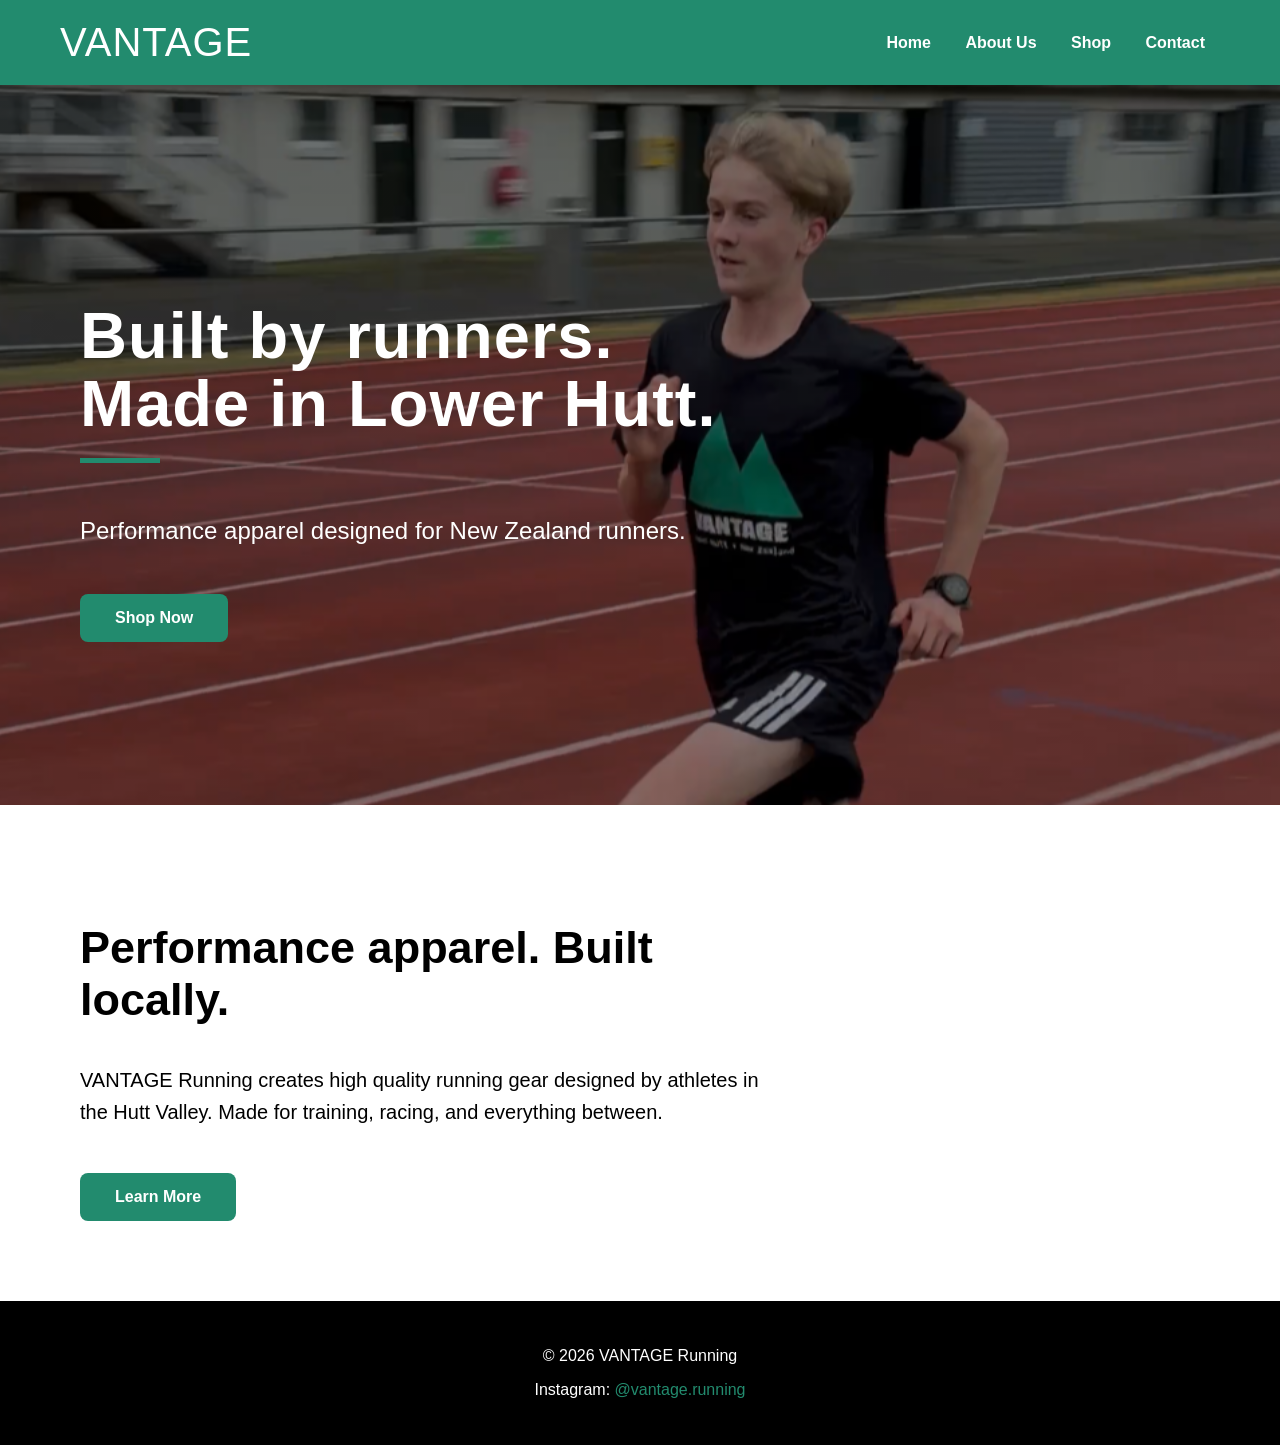
<file: index.html>
<!DOCTYPE html>
<html>
<head>
    <title>VANTAGE Running</title>
    <link rel="icon" type="image/png" href="Images/logo.png">
    <link rel="stylesheet" href="style.css">
    <meta name="viewport" content="width=device-width, initial-scale=1.0">
</head>



<body>

    <div class="loader">

    <div class="loader-bg"></div>

    <h1>VANTAGE</h1>

</div>

<header>

<a href="index.html" class="logo">
    VANTAGE

</a> <nav>
<a href="index.html">Home</a>
<a href="about.html">About Us</a>
<a href="shop.html">Shop</a>
<a href="contact.html">Contact</a>
</nav>
</header>


<section class="hero" id="hero">

<div class="hero-fade"></div>

<div class="hero-content">

<h2>
Built by runners.<br>
Made in Lower Hutt.
</h2>

<p>
Performance apparel designed for New Zealand runners.
</p>

<a href="shop.html" class="button">
Shop Now
</a>

</div>

</section>

<section class="home-intro">

<h2>
Performance apparel. Built locally.
</h2>

<p>
VANTAGE Running creates high quality running gear designed by athletes in the Hutt Valley. Made for training, racing, and everything between.
</p>

<a href="about.html" class="button">
Learn More
</a>

</section>





<footer>

<p>© 2026 VANTAGE Running</p>

<p>
Instagram:
<a href="https://www.instagram.com/vantage.running" target="_blank">
@vantage.running
</a>
</p>

</footer>

<script>

const hero = document.getElementById("hero");
const fadeLayer = document.querySelector(".hero-fade");


const heroImages = [
    "Images/hero1.jpg",
    "Images/hero2.jpg",
    "Images/hero3.jpg"
];


let currentHero = 0;


setInterval(function(){


    currentHero++;


    if(currentHero >= heroImages.length){
        currentHero = 0;
    }


    fadeLayer.style.backgroundImage =
    "linear-gradient(rgba(0,0,0,0.45), rgba(0,0,0,0.45)), url('" 
    + heroImages[currentHero] 
    + "')";


    fadeLayer.style.opacity = "1";


    setTimeout(function(){

        hero.style.backgroundImage =
        fadeLayer.style.backgroundImage;


        fadeLayer.style.opacity = "0";


    },1500);


},4000);




</script>


<script>

window.addEventListener("load", function () {

    const loader = document.querySelector(".loader");
    const loaderBg = document.querySelector(".loader-bg");
    const loaderLogo = document.querySelector(".loader h1");
    const headerLogo = document.querySelector(".logo");


    const start = loaderLogo.getBoundingClientRect();
    const end = headerLogo.getBoundingClientRect();


    const startX = start.left + start.width / 2;
    const startY = start.top + start.height / 2;

    const endX = end.left + end.width / 2;
    const endY = end.top + end.height / 2;


    const moveX = endX - startX;
    const moveY = endY - startY;


    const scale = end.width / start.width;


    loaderLogo.style.transition =
        "transform 1.6s cubic-bezier(.22,.61,.36,1)";


    // Start movement
    setTimeout(function () {


        loaderLogo.style.transform =
        `
        translate(${moveX}px, ${moveY}px)
        scale(${scale})
        `;


    },300);



    // Fade green earlier
    setTimeout(function () {


        loaderBg.style.transition =
            "opacity 0.7s ease";


        loaderBg.style.opacity = "0";


    },600);



   // Fade logo at the end
setTimeout(function () {

    loaderLogo.style.transition = "opacity 0.5s ease";
    loaderLogo.style.opacity = "0";

},2200);


// Remove loader
setTimeout(function () {

    loader.remove();

},2700);



});


</script>


</body>
</html>
</file>
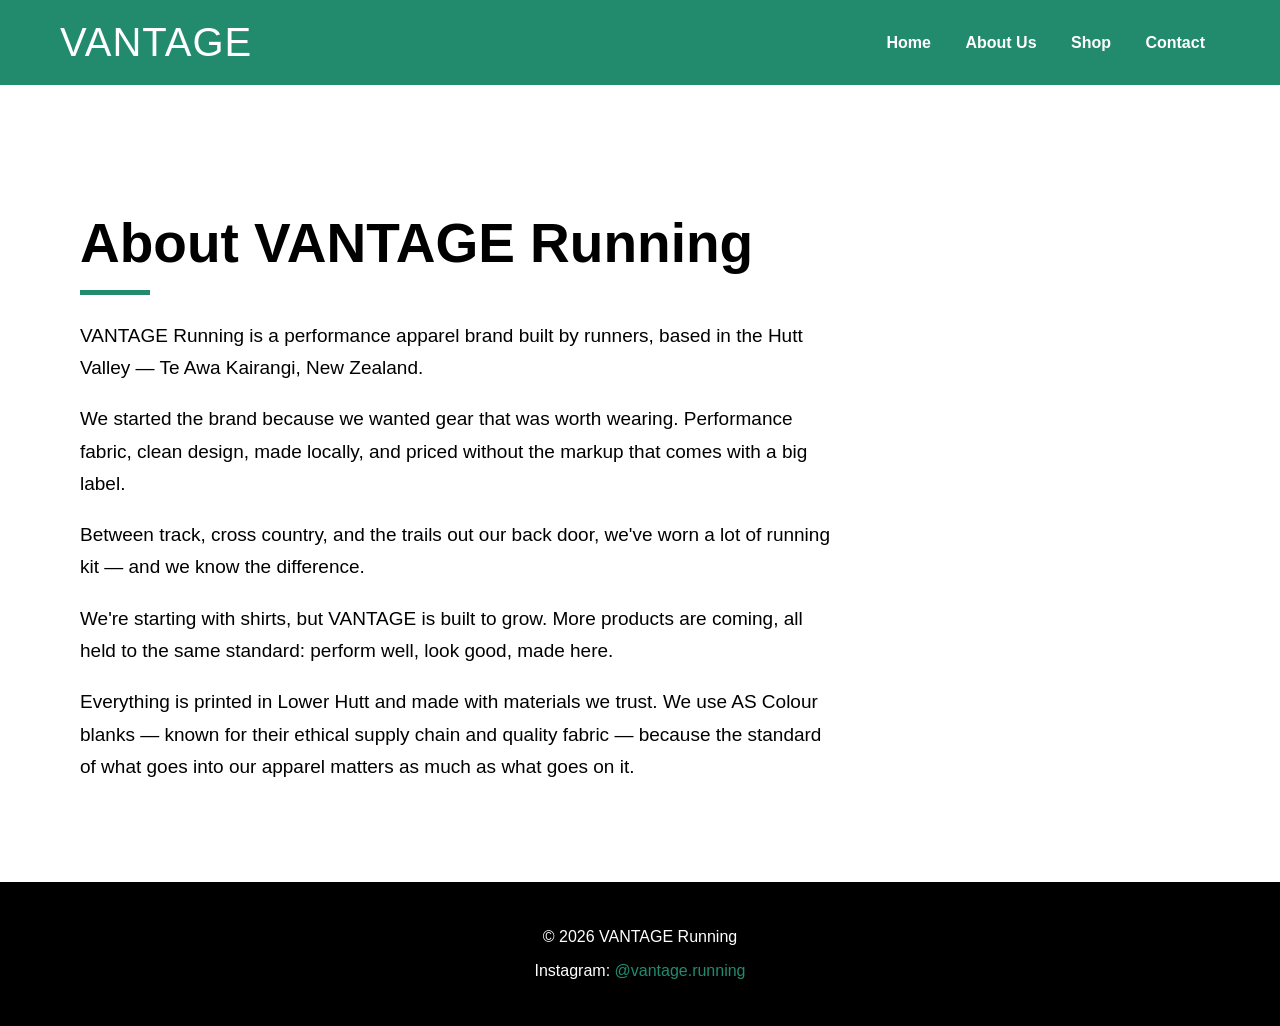
<file: about.html>
<!DOCTYPE html>
<html>

<head>
<title>About | VANTAGE Running</title>
<link rel="icon" type="image/png" href="Images/logo.png">
<link rel="stylesheet" href="style.css">
<meta name="viewport" content="width=device-width, initial-scale=1.0">
</head>

<body>



<header>

<a href="index.html" class="logo">
    VANTAGE
</a>
<nav>
<a href="index.html">Home</a>
<a href="about.html">About Us</a>
<a href="shop.html">Shop</a>
<a href="contact.html">Contact</a>
</nav>

</header>


<section class="page">

<h2>About VANTAGE Running</h2>


<p>
VANTAGE Running is a performance apparel brand built by runners, based in the Hutt Valley — Te Awa Kairangi, New Zealand.
</p>


<p>
We started the brand because we wanted gear that was worth wearing. Performance fabric, clean design, made locally, and priced without the markup that comes with a big label.
</p>


<p>
Between track, cross country, and the trails out our back door, we've worn a lot of running kit — and we know the difference.
</p>


<p>
We're starting with shirts, but VANTAGE is built to grow. More products are coming, all held to the same standard: perform well, look good, made here.
</p>


<p>
Everything is printed in Lower Hutt and made with materials we trust. We use AS Colour blanks — known for their ethical supply chain and quality fabric — because the standard of what goes into our apparel matters as much as what goes on it.
</p>


</section>


<footer>

<p>© 2026 VANTAGE Running</p>

<p>
Instagram:
<a href="https://www.instagram.com/vantage.running" target="_blank">
@vantage.running
</a>
</p>

</footer>


</body>

</html>
</file>
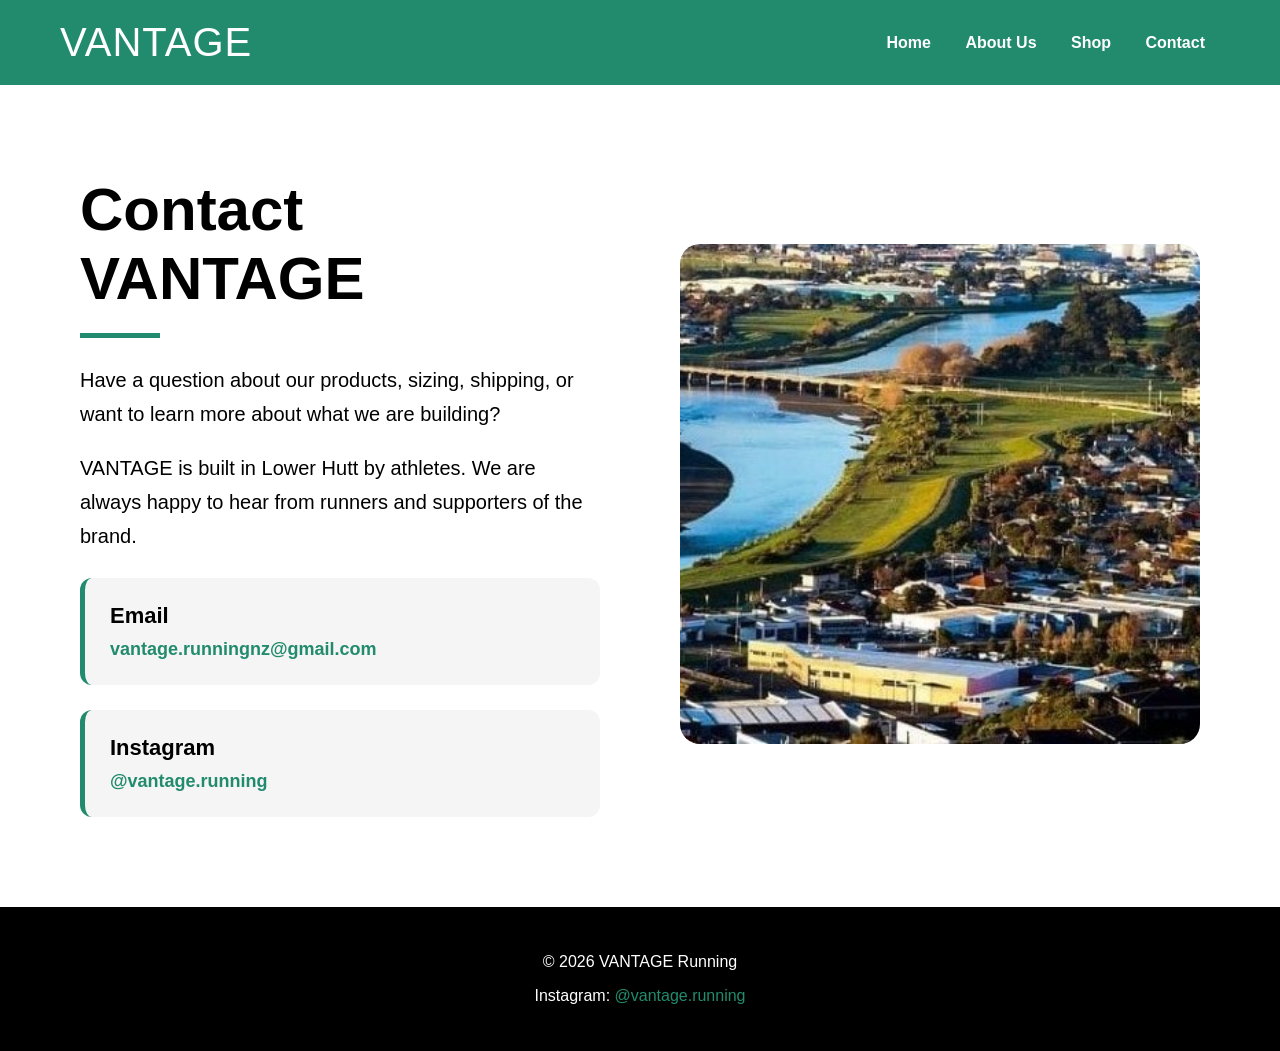
<file: contact.html>
<!DOCTYPE html>
<html>

<head>
<title>Contact | VANTAGE Running</title>
<link rel="icon" type="image/png" href="Images/logo.png">
<link rel="stylesheet" href="style.css">
<meta name="viewport" content="width=device-width, initial-scale=1.0">
</head>


<body>

    

<header>

<a href="index.html" class="logo">
    VANTAGE
</a>

<nav>
<a href="index.html">Home</a>
<a href="about.html">About Us</a>
<a href="shop.html">Shop</a>
<a href="contact.html">Contact</a>
</nav>

</header>



<section class="contact-page">

    <div class="contact-text">

        <h2>Contact VANTAGE</h2>

        <p>
        Have a question about our products, sizing, shipping, or want to learn more about what we are building?
        </p>

        <p>
        VANTAGE is built in Lower Hutt by athletes. We are always happy to hear from runners and supporters of the brand.
        </p>


        <div class="contact-card">

            <h3>Email</h3>

            <a href="mailto:vantage.runningnz@gmail.com">
            vantage.runningnz@gmail.com
            </a>

        </div>


        <div class="contact-card">

            <h3>Instagram</h3>

            <a href="https://www.instagram.com/vantage.running" target="_blank">
            @vantage.running
            </a>

        </div>


    </div>


    <div class="contact-image">

        <img src="Images/hero3.jpg">

    </div>


</section>



<footer>

<p>© 2026 VANTAGE Running</p>

<p>
Instagram:
<a href="https://www.instagram.com/vantage.running" target="_blank">
@vantage.running
</a>
</p>

</footer>


</body>

</html>
</file>
<file: style.css>
/* =========================
   VANTAGE GLOBAL STYLES
========================= */

* {
    box-sizing:border-box;
}

html, body {
    margin:0;
    padding:0;
    font-family:Arial, sans-serif;
    background:white;
    color:black;
}

body {
    overflow-x:hidden;
}


/* =========================
   HEADER
========================= */

header {

    background:#228B6E;
    padding:20px 60px;

    display:flex;
    justify-content:space-between;
    align-items:center;

}


.logo {

    color:white;
    text-decoration:none;

    font-size:40px;
    font-family:Impact, Haettenschweiler, 'Arial Narrow Bold', sans-serif;

    letter-spacing:1px;

}


.logo:hover {

    opacity:.8;

}


nav a {

    color:white;
    text-decoration:none;

    margin:15px;

    font-weight:bold;

}


nav a:hover {

    opacity:.8;

}


/* =========================
   BUTTONS
========================= */

.button {

    display:inline-block;

    background:#228B6E;

    color:white;

    padding:15px 35px;

    border-radius:8px;

    text-decoration:none;

    font-weight:bold;

    margin-top:25px;

    transition:.2s;

}


.button:hover {

    background:#176b54;

    transform:translateY(-2px);

}


/* =========================
   HERO HOME PAGE
========================= */

.hero {

    height:80vh;

    position:relative;

    overflow:hidden;

    background:

    linear-gradient(
    rgba(0,0,0,.45),
    rgba(0,0,0,.45)
    ),

    url("Images/hero1.jpg");


    background-size:cover;

    background-position:center;

    display:flex;

    align-items:center;

    padding:0 80px;

    color:white;

}



.hero-content {

    max-width:700px;

}



.hero h2 {

    font-family:Impact, Haettenschweiler, 'Arial Narrow Bold', sans-serif;

    font-size:65px;

    line-height:1.05;

    letter-spacing:1px;

}



.hero h2::after {

    content:"";

    display:block;

    width:80px;

    height:5px;

    background:#228B6E;

    margin-top:20px;

}



.hero p {

    font-size:24px;

}



.hero .button {

    background:#228B6E;

}



.home-intro {

    padding:80px;

    max-width:850px;

}



.home-intro h2 {

    font-family:Impact, Haettenschweiler, 'Arial Narrow Bold', sans-serif;

    font-size:45px;

}



.home-intro p {

    font-size:20px;

    line-height:1.6;

}



/* =========================
   LOADER
========================= */


.loader {

    position:fixed;

    inset:0;

    display:flex;

    justify-content:center;

    align-items:center;

    z-index:9999;

}



.loader-bg {

    position:absolute;

    inset:0;

    background:#228B6E;

}



.loader h1 {

    position:relative;

    z-index:2;

    color:white;

    font-family:Impact, sans-serif;

    font-size:72px;

    letter-spacing:2px;

}



/* =========================
   GENERAL PAGE HEADINGS
========================= */


.page {

    padding:80px;

}



.page h2 {

    font-family:Impact, Haettenschweiler, 'Arial Narrow Bold', sans-serif;

    font-size:55px;

    margin-bottom:25px;

}



.page h2::after {

    content:"";

    display:block;

    width:70px;

    height:5px;

    background:#228B6E;

    margin-top:15px;

}



.page p {

    max-width:750px;

    font-size:19px;

    line-height:1.7;

}



/* =========================
   FOOTER
========================= */


footer {

    background:black;

    color:white;

    text-align:center;

    padding:30px;

}



footer a {

    color:#228B6E;

    text-decoration:none;

}

/* =========================
   PRODUCT PAGE
========================= */






/* IMAGE ARROWS */


.gallery-arrow {
    position:absolute;
    top:50%;
    transform:translateY(-50%);
    background:none;
    border:none;
    color:white;
    font-size:60px;
    cursor:pointer;
    z-index:5;
    text-shadow:0 2px 8px black;
}



.gallery-arrow:hover {

    color:#228B6E;

}



.left-arrow {

    left:15px;

}



.right-arrow {

    right:15px;

}



/* THUMBNAILS */


.thumbnails {

    display:flex;

    gap:12px;

    margin-top:20px;

}



.thumbnails img {

    width:101px;

    height:101px;

    object-fit:cover;

    cursor:pointer;

    border:2px solid transparent;

}



.thumbnails img:hover {

    border-color:#228B6E;

}



/* PRODUCT INFORMATION */


.purchase-panel {

    max-width:500px;

}



.product-info h2 {

    font-family:Impact, Haettenschweiler, 'Arial Narrow Bold', sans-serif;

    font-size:40px;

    margin-top:0;

}



.product-info h3 {

    font-size:24px;

}



.product-info p {

    line-height:1.7;

    font-size:18px;

}



.product-info li {

    margin:10px 0;

}



/* OPTIONS */


.options {

    margin-top:40px;

}



.options h3 {

    margin-bottom:15px;

}



.button-group {

    display:flex;

    gap:12px;

    flex-wrap:wrap;

    margin-bottom:30px;

}



.option {

    background:white;

    color:black;

    border:2px solid #ccc;

    border-radius:8px;

    padding:12px 22px;

    font-size:16px;

    cursor:pointer;

}



.option:hover {

    border-color:#228B6E;

}



.option.selected {

    background:#228B6E;

    color:white;

    border-color:#228B6E;

}



/* ORDER SUMMARY */


.order-summary {

    background:#f8f8f8;

    border:1px solid #ddd;

    border-radius:10px;

    padding:20px;

    margin-top:20px;

}



.order-summary h3 {

    color:#228B6E;

}



.order-summary p {

    margin:12px 0;

}



/* BUY BUTTON */


.buy-button {

    width:100%;

    background:#228B6E;

    color:white;

    border:none;

    border-radius:8px;

    padding:15px;

    margin-top:25px;

    font-size:17px;

    font-weight:bold;

    cursor:pointer;

    transition:.2s;

}



.buy-button:hover {

    background:#176b54;

    transform:translateY(-2px);

}



/* =========================
   SHOP PAGE
========================= */


.shop-page {

    padding:70px 80px;

}



.shop-page h2 {

    font-family:Impact, sans-serif;

    font-size:50px;

}



.shop-grid {

    display:grid;

    grid-template-columns:repeat(3,300px);

    gap:50px;

}



.product-card {

    text-decoration:none;

    color:black;

    width:300px;

}



.product-card img {

    width:300px;

    height:300px;

    object-fit:cover;

}



.product-card h3 {

    font-size:24px;

}



.product-card p {

    font-size:18px;

}

/* =========================
   CONTACT PAGE
========================= */

.contact-container {

    display:grid;

    grid-template-columns:1fr 1fr;

    gap:80px;

    padding:90px 100px;

    align-items:center;

}


/* LEFT SIDE */

.contact-container h2 {

    font-family:Impact, Haettenschweiler, 'Arial Narrow Bold', sans-serif;

    font-size:60px;

    margin:0 0 25px;

}


.contact-container h2::after {

    content:"";

    display:block;

    width:80px;

    height:5px;

    background:#228B6E;

    margin-top:20px;

}


.contact-container p {

    font-size:20px;

    line-height:1.7;

    max-width:500px;

}


/* CONTACT INFO CARD */

.contact-info {

    margin-top:40px;

    background:#f5f5f5;

    padding:30px;

    border-radius:15px;

    border-left:6px solid #228B6E;

}


.contact-info p {

    margin:12px 0;

    font-size:18px;

}


/* FORM */

.contact-form {

    background:#f8f8f8;

    padding:40px;

    border-radius:20px;

    box-shadow:0 10px 30px rgba(0,0,0,.08);

    display:flex;

    flex-direction:column;

    gap:18px;

}


.contact-form input,
.contact-form textarea {

    width:100%;

    padding:16px;

    border:2px solid #ddd;

    border-radius:10px;

    font-size:16px;

    font-family:Arial,sans-serif;

    outline:none;

    transition:.2s;

}


.contact-form input:focus,
.contact-form textarea:focus {

    border-color:#228B6E;

}


.contact-form textarea {

    height:180px;

    resize:none;

}


.contact-form button {

    background:#228B6E;

    color:white;

    border:none;

    padding:16px;

    border-radius:10px;

    font-size:17px;

    font-weight:bold;

    cursor:pointer;

    transition:.2s;

}


.contact-form button:hover {

    background:#176b54;

    transform:translateY(-2px);

}


/* MOBILE */

@media(max-width:768px){

.contact-container {

    display:flex;

    flex-direction:column;

    padding:50px 25px;

    gap:40px;

}


.contact-container h2 {

    font-size:45px;

}


.contact-form {

    padding:25px;

}

}



/* =========================
   ABOUT PAGE
========================= */


.about-section {

    padding:80px;

    max-width:900px;

}



.about-section h2 {

    font-family:Impact, sans-serif;

    font-size:55px;

}



.about-section p {

    font-size:20px;

    line-height:1.7;

}



/* =========================
   MOBILE
========================= */


@media(max-width:768px){



/* HEADER */


header {

    padding:20px;

    flex-direction:column;

    gap:15px;

}



.logo {

    font-size:36px;

}



nav {

    display:flex;

    flex-wrap:wrap;

    justify-content:center;

}



nav a {

    margin:8px;

}



/* HERO */


.hero {

    height:70vh;

    padding:0 25px;

}



.hero h2 {

    font-size:45px;

}



.hero p {

    font-size:18px;

}



/* HOME */


.home-intro {

    padding:40px 25px;

}



.home-intro h2 {

    font-size:38px;

}





/* PRODUCT PAGE */


.product-page {

    display:flex;

    flex-direction:column;

    padding:35px 20px;

    gap:40px;

}



/* TURN OFF STICKY ON PHONE */


.gallery {

    position:relative;

    top:auto;

    width:100%;

}



/* IMAGE AREA */




    .main-image {
        width:100%;
        height:auto;
    }





.main-image img {

    width:100%;

    height:auto;

    max-height:400px;

}



/* THUMBNAILS */


.thumbnails {

    display:flex;

    overflow-x:auto;

    gap:10px;

    margin-top:15px;

}



.thumbnails img {

    flex-shrink:0;

    width:70px;

    height:70px;

}



/* ARROWS */


.gallery-arrow {

    font-size:40px;

}



.left-arrow {

    left:5px;

}



.right-arrow {

    right:5px;

}



/* PRODUCT INFO */


.purchase-panel {

    width:100%;

}



.product-info h2 {

    font-size:32px;

}



.product-info p {

    font-size:16px;

}



/* OPTIONS */


.button-group {

    gap:10px;

}



.option {

    padding:10px 18px;

}



/* BUY BUTTON */


.buy-button {

    width:100%;

}



/* SHOP */


.shop-page {

    padding:40px 20px;

}



.shop-page h2 {

    font-size:40px;

}



.shop-grid {

    grid-template-columns:1fr;

    gap:40px;

}



.product-card {

    width:100%;

}



.product-card img {

    width:100%;

    height:auto;

}



/* PAGES */


.page {

    padding:40px 25px;

}



.page h2 {

    font-size:40px;

}



/* CONTACT */


.contact-container {

    display:flex;

    flex-direction:column;

    padding:40px 25px;

    gap:40px;

}



/* ABOUT */


.about-section {

    padding:40px 25px;

}



.about-section h2 {

    font-size:40px;

}



/* FOOTER */


footer {

    padding:25px 15px;

}


}

/* =========================
   FINAL POLISH
========================= */


/* PRODUCT CARD EFFECTS */


.product-card {

    transition:transform .2s ease;

}



.product-card:hover {

    transform:translateY(-5px);

}



.product-card img {

    transition:transform .3s ease;

}



.product-card:hover img {

    transform:scale(1.03);

}



/* STOCK BADGE */


.product-image {

    position:relative;

}



.stock-badge {

    position:absolute;

    top:15px;

    right:15px;

    background:#228B6E;

    color:white;

    padding:8px 14px;

    border-radius:20px;

    font-size:14px;

    font-weight:bold;

}



/* COMING SOON */


.coming {

    background:black;

}



.coming-soon {

    cursor:default;

}



/* LOADING SCREEN ANIMATION */


.loader {

    animation:fadeOut 1s ease 2s forwards;

}



@keyframes fadeOut {

    to {

        opacity:0;

        visibility:hidden;

    }

}



/* IMAGE FADE WHEN CHANGING */


#mainImage {

    transition:opacity .3s ease, transform .3s ease;

}



/* REMOVE LINK UNDERLINES */


a {

    text-decoration:none;

}



/* SMOOTH SCROLL */


html {

    scroll-behavior:smooth;

}



/* PREVENT RANDOM IMAGE OVERFLOW */


img {

    max-width:100%;

}



/* EXTRA SMALL PHONES */


@media(max-width:400px){


.hero h2 {

    font-size:38px;

}


.product-info h2 {

    font-size:28px;

}


.option {

    width:100%;

}


.button-group {

    flex-direction:column;

}


}



/* =========================
   FINAL PRODUCT PAGE FIX
========================= */

.product-page {
    display:grid;
    grid-template-columns:520px 1fr;
    gap:60px;
    padding:70px 80px;
    align-items:start;
}


.gallery-wrapper {
    position:relative;
    align-self:stretch;
}


.gallery {

    position:sticky;
    top:30px;

    width:520px;

}


/* IMAGE BOX */

.main-image {

    position:relative;

    width:420px;
    height:420px;

    overflow:hidden;

}


/* IMAGE */

.main-image img {

    width:100%;
    height:100%;

    object-fit:contain;

    transition:transform .3s ease;

}


.main-image:hover img {

    transform:scale(1.3);

}


/* ARROWS */

.gallery-arrow {

    top:50%;

    transform:translateY(-50%);

}


/* THUMBNAILS */

.thumbnails {

    width:420px;

    justify-content:center;

}



/* MOBILE */

@media(max-width:768px){

.product-page {

    display:flex;
    flex-direction:column;

    padding:35px 20px;

}


.gallery {

    position:relative;

    width:100%;

}


.main-image {

    width:100%;
    height:auto;

    aspect-ratio:1/1;

}


.thumbnails {

    width:100%;

}

}

/* =========================
   CONTACT PAGE NEW
========================= */


.contact-page {

    display:grid;

    grid-template-columns:1fr 1fr;

    gap:80px;

    padding:90px 80px;

    align-items:center;

}



.contact-text h2 {

    font-family:Impact, Haettenschweiler, 'Arial Narrow Bold', sans-serif;

    font-size:60px;

    margin:0 0 25px;

}



.contact-text h2::after {

    content:"";

    display:block;

    width:80px;

    height:5px;

    background:#228B6E;

    margin-top:20px;

}



.contact-text p {

    font-size:20px;

    line-height:1.7;

    max-width:550px;

}



.contact-card {

    background:#f5f5f5;

    border-left:5px solid #228B6E;

    padding:25px;

    margin-top:25px;

    border-radius:12px;

}



.contact-card h3 {

    margin:0 0 10px;

    font-size:22px;

}



.contact-card a {

    color:#228B6E;

    font-weight:bold;

    font-size:18px;

}



.contact-image img {

    width:100%;

    height:500px;

    object-fit:cover;

    border-radius:20px;

}



/* MOBILE */

@media(max-width:768px){


.contact-page {

    display:flex;

    flex-direction:column;

    padding:50px 25px;

    gap:40px;

}



.contact-text h2 {

    font-size:45px;

}



.contact-image img {

    height:300px;

}


}

/* =========================
   SIZE GUIDE
========================= */

.size-guide {

    margin-top:35px;
    margin-bottom:25px;

}


.size-button {

    width:100%;

    background:#f8f8f8;

    color:black;

    border:1px solid #ddd;

    border-radius:10px;

    padding:18px 22px;

    font-size:18px;

    font-weight:bold;

    cursor:pointer;

    display:flex;

    justify-content:space-between;

    align-items:center;

    transition:.2s;

}


.size-button:hover {

    border-color:#228B6E;

}


.size-button span {

    color:#228B6E;

    font-size:26px;

}



.size-content {

    max-height:0;

    overflow:hidden;

    transition:max-height .35s ease;

}



.size-content.open {

    max-height:250px;

}



.size-table {

    width:100%;

    margin-top:15px;

    border-collapse:collapse;

    border-radius:10px;

    overflow:hidden;

}



.size-table th {

    background:#228B6E;

    color:white;

    padding:12px;

    text-align:center;

}



.size-table td {

    border:1px solid #ddd;

    padding:12px;

    text-align:center;

}



.size-table tr:nth-child(even) {

    background:#f8f8f8;

}



@media(max-width:768px){

.size-table {

    font-size:14px;

}


.size-table th,
.size-table td {

    padding:8px 5px;

}

}
</file>
